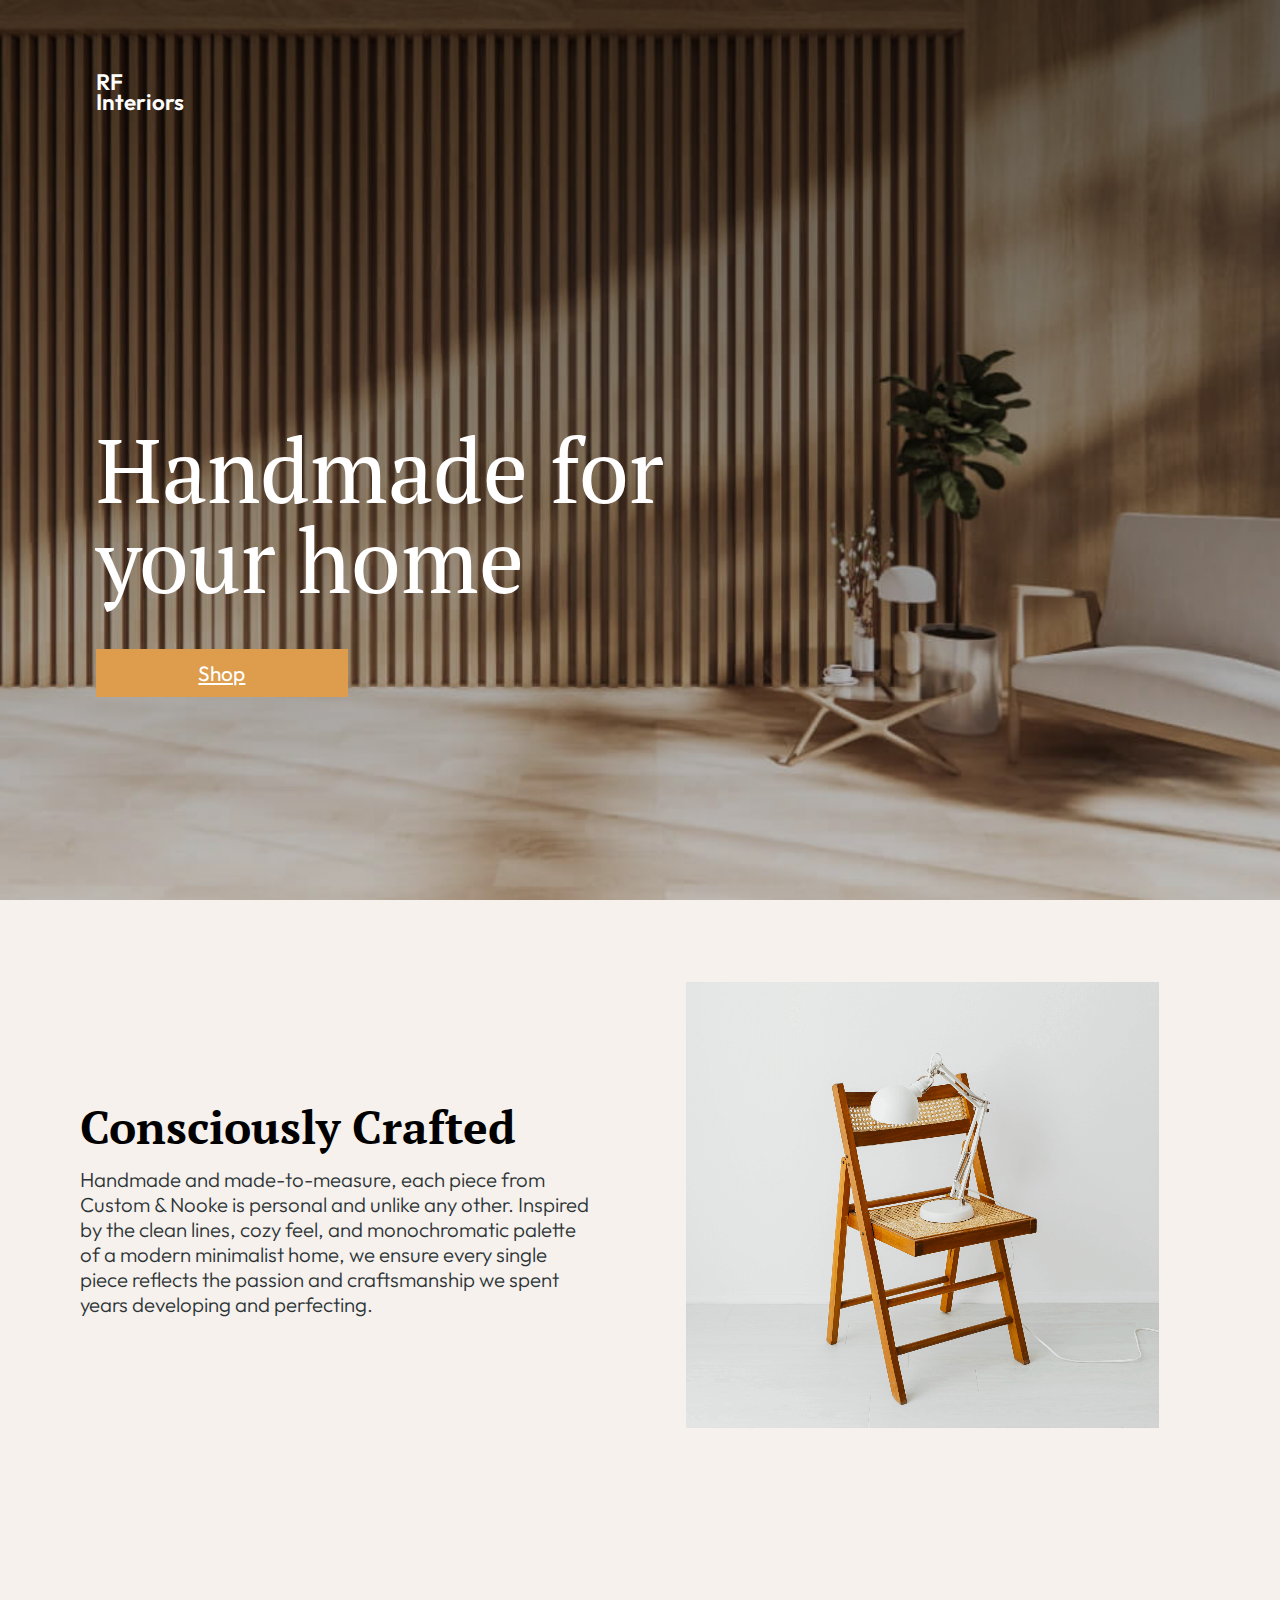
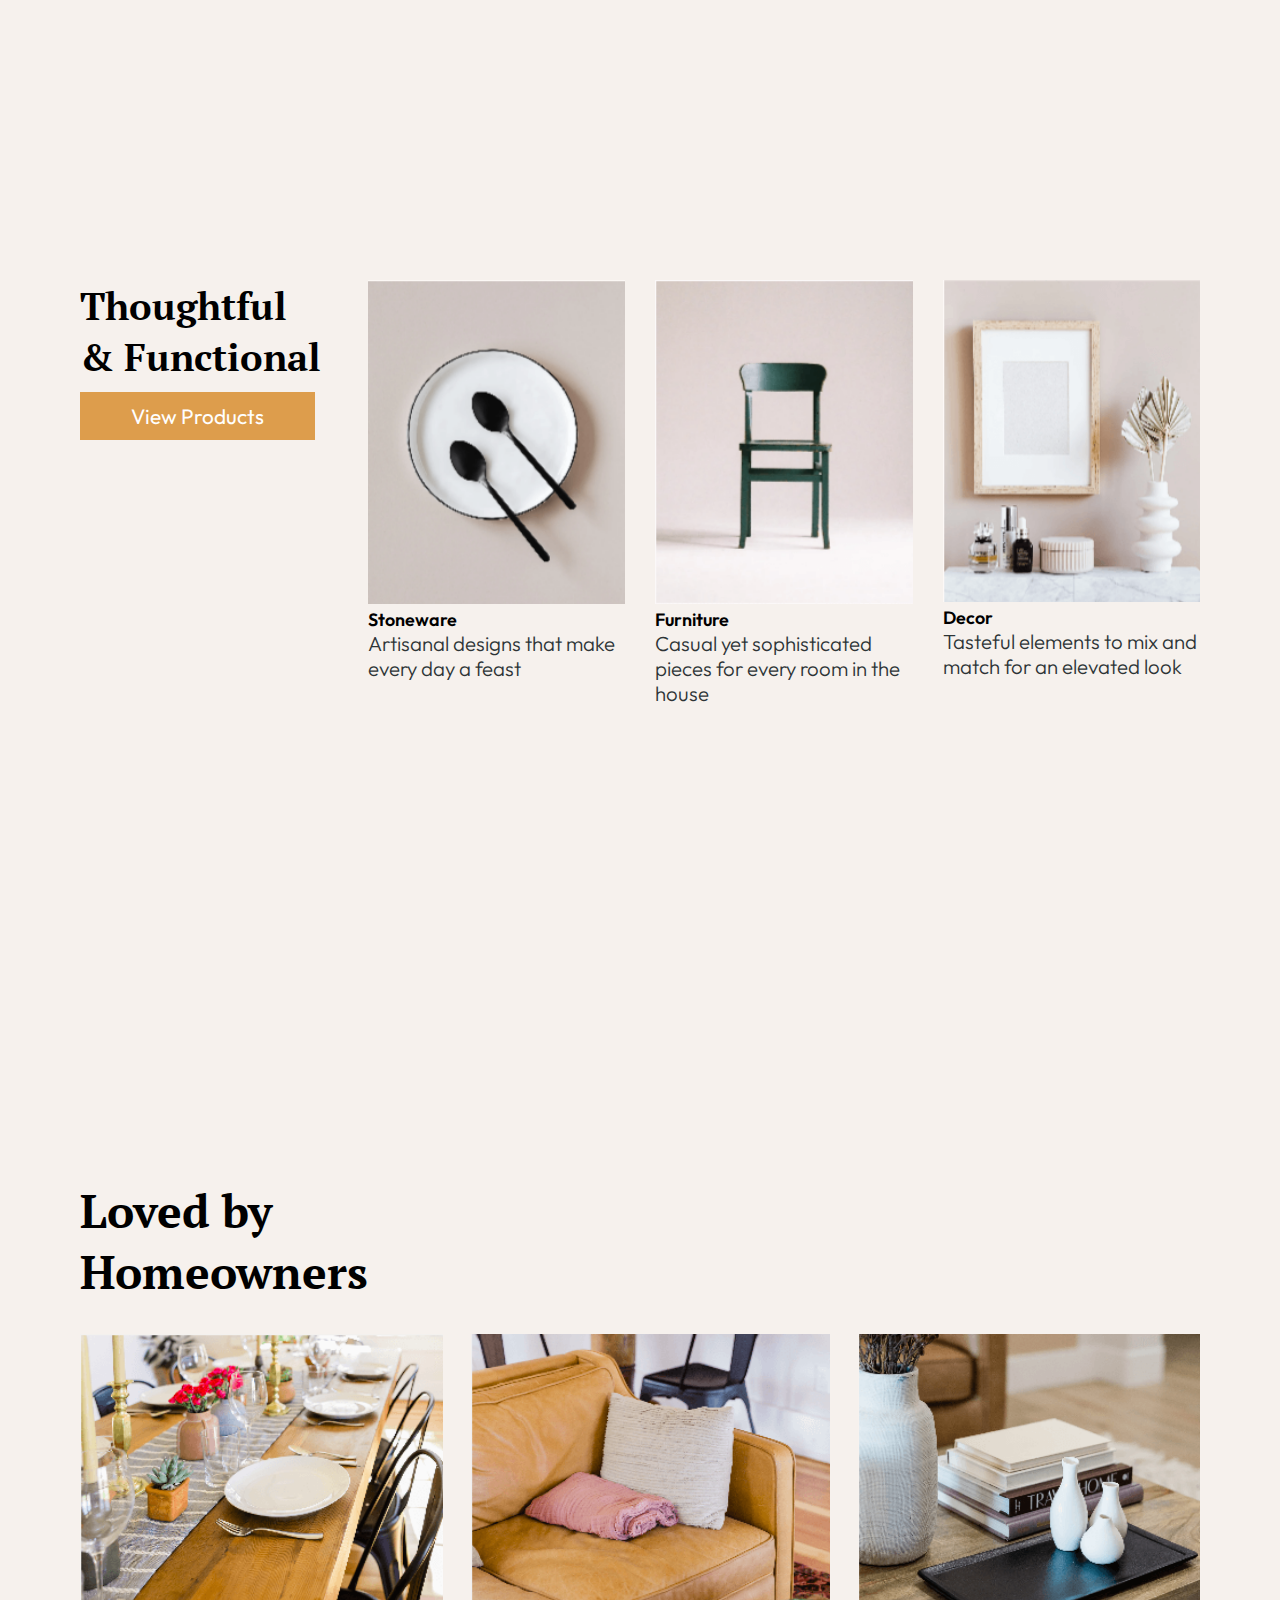
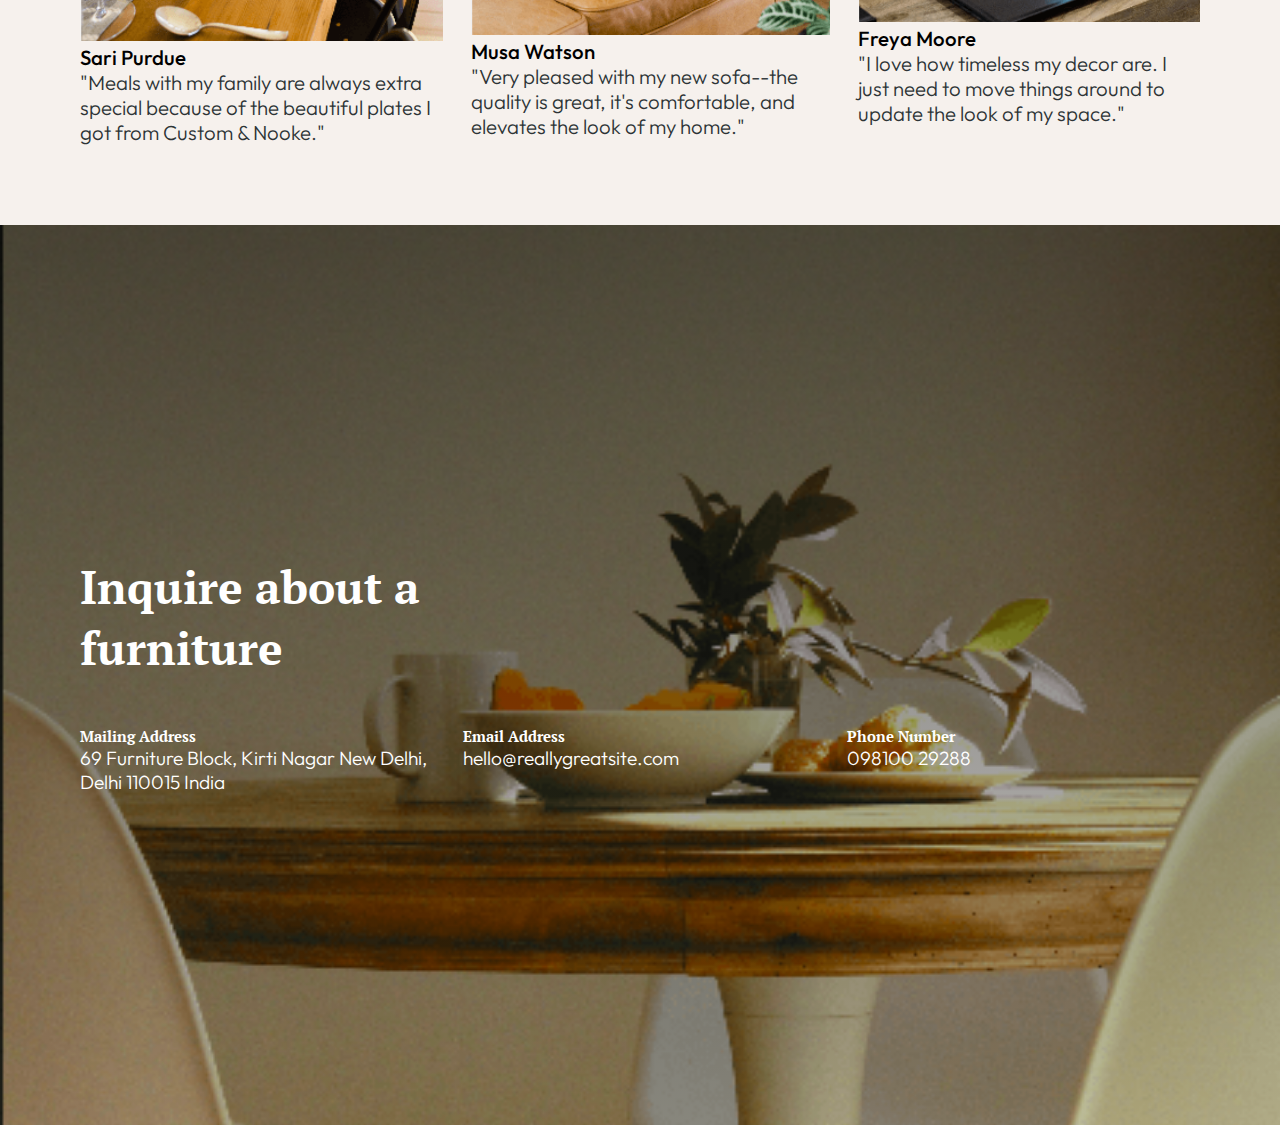
<file: index.html>
<!DOCTYPE html>
<html lang="en">
<head>
	<meta charset="UTF-8">
	<meta name="viewport" content="width=device-width, initial-scale=1.0">
	<title>Furniture Store</title>

	<!-- External link -->
	<link rel="stylesheet" href="style.css">
</head>
<body>
	<!-- Header starts from here -->
	<section class="header">
		<div class="container">
			<div class="logo">RF <br>Interiors</div>

			<div class="hero-content">
				<h2 class="main-heading">
					Handmade for <br>your home
				</h2>

				<button class="btn"><a href="shop.html" class="btn">Shop</a></button>
			</div>
		</div>
	</section>
	<!-- Header ends from here -->

	<!-- Craft section start -->
	<section class="craft">
		<div class="container">
			<div class="row">
				<div class="col">
					<h2 class="heading">
						Consciously Crafted
					</h2>
					<p class="para-line">
						Handmade and made-to-measure, each piece from Custom & Nooke is personal and unlike any other. Inspired by the clean lines, cozy feel, and monochromatic palette of a modern minimalist home, we ensure every single piece reflects the passion and craftsmanship we spent years developing and perfecting.
					</p>
				</div>
				<div class="col">
					<img src="img/crafted-chair.png" alt="crafted chair" class="crafted-img">
				</div>
			</div>
		</div>
	</section>
	<!-- Craft section ends -->


	<!-- products section start -->
	<section class="products">
		<div class="container">
			<div class="row">
				<div class="col">
					<h2 class="heading">
						Thoughtful <br>& Functional
					</h2>

					<button class="btn">View Products</button>
				</div>

				<div class="col">
					<div class="product">
						<img src="img/product-img-1.png" alt="" class="product-img">
						<h5 class="name">Stoneware</h5>
						<p class="para-line">
							Artisanal designs that make every day a feast
						</p>
					</div>
				</div>
				<div class="col">
					<div class="product">
						<img src="img/product-img-2.png" alt="" class="product-img">
						<h5 class="name">Furniture</h5>
						<p class="para-line">
							Casual yet sophisticated pieces for every room in the house
						</p>
					</div>
				</div>
				<div class="col">
					<div class="product">
						<img src="img/product-img-3.png" alt="" class="product-img">
						<h5 class="name">Decor</h5>
						<p class="para-line">
							Tasteful elements to mix and match for an elevated look
						</p>
					</div>
				</div>
			</div>
		</div>
	</section>
	<!-- products section ends -->

	<!-- Portfolio section start -->
	<section class="portfolios">
		<div class="container">
			<h2 class="heading">
				Loved by <br>Homeowners
			</h2>

			<div class="row">
				<div class="col">
					<div class="portfolio">
						<img src="img/portfolio-img-1.png" alt="" class="portfolio-img">
						<h5 class="name">Sari Purdue</h5>
						<p class="para-line description">
							"Meals with my family are always extra special because of the beautiful plates I got from Custom & Nooke."
						</p>
					</div>
				</div>
				<div class="col">
					<div class="portfolio">
						<img src="img/portfolio-img-2.png" alt="" class="portfolio-img">
						<h5 class="name">Musa Watson</h5>
						<p class="para-line description">
							"Very pleased with my new sofa--the quality is great, it's comfortable, and elevates the look of my home."
						</p>
					</div>
				</div>
				<div class="col">
					<div class="portfolio">
						<img src="img/portfolio-img-3.png" alt="" class="portfolio-img">
						<h5 class="name">Freya Moore</h5>
						<p class="para-line description">
							"I love how timeless my decor are. I just need to move things around to update the look of my space."
						</p>
					</div>
				</div>
			</div>
		</div>
	</section>
	<!-- Portfolio section ends -->

	<!-- footer section start -->
	<section class="footer">
		<div class="container">
			<h2 class="heading">Inquire about a <br>furniture</h2>

			<div class="row">
				<div class="col">
					<h4 class="footer-heading">
						Mailing Address
					</h4>
					<p class="para-line white">
						69
						Furniture Block, Kirti Nagar
						New Delhi, Delhi 110015
						India
					</p>
				</div>
				<div class="col">
					<h4 class="footer-heading">
						Email Address
					</h4>
					<p class="para-line white">
						hello@reallygreatsite.com
					</p>
				</div>
				<div class="col">
					<h4 class="footer-heading">
						Phone Number
					</h4>
					<p class="para-line white">
						098100 29288
					</p>
				</div>
			</div>
		</div>
	</section>
	<!-- footer section ends -->
</body>
</html>


<!-- Inspiration -->
<!-- https://www.canva.com/design/DAE1r791Y1k/hFofAlkW4lPyYTg3UJPBBg/view?utm_content=DAE1r791Y1k&utm_campaign=designshare&utm_medium=link&utm_source=publishsharelink#1 -->
</file>
<file: style.css>
/*-------------- Google fonts ---------------*/
@import url('https://fonts.googleapis.com/css2?family=Outfit:wght@100;200;300;400;500;600;700;800;900&family=PT+Serif:wght@400;700&display=swap');

:root
{
    /*-------- font-family --------*/
    --heading-font: 'PT Serif', serif;
    --para-font: 'Outfit', sans-serif;

    /*-------- Colors ----------*/
    --primary-color: #dd9d4c;            /*-- Light brown color ---*/
    --secondary-color: #2d3436;          /*-- light black color --*/
    --body-color: #f6f1ed;               /*-- Extra light pink color --*/
    --white-color: #ffffff;
}

*
{
    margin: 0;
    padding: 0;
    box-sizing: border-box;
}

html
{
    font-size: 16px;
}

body
{
    background-color: var(--body-color);
}

img
{
    max-width: 100%;
    height: auto;
}

.heading
{
    font-size: 8.5vw;
    font-family: var(--heading-font);
    margin-bottom: 10px;
}

.para-line
{
    color: var(--secondary-color);
    font-size: 5.5vw;
    font-weight: 300;
    font-family: var(--para-font);
}

.btn
{
    color: #ffffff;
    background-color: var(--primary-color);
    font-family: var(--para-font);
    font-size: 1.3rem;
    border: none;
    outline: none;
    padding: .7rem 3.2rem;
    width: max-content;
    cursor: pointer;
    transition: .3s;
}

.btn:hover
{
    transform: translate(10px);
}

/*----------- Header styling start ------------*/
.header
{
    height: 100vh;
    background-image: linear-gradient( rgba(0, 0, 0, 0.6), rgba(7, 4, 0, 0.2) ),url(img/furniture-hero-bg.jpg);
    background-size: cover;
    background-position: center top;
    background-repeat: no-repeat;
}

.header .container
{
    padding: 2rem 1rem;
}

.logo
{
    color: var(--white-color);
    font-size: 1rem;
    font-family: var(--para-font);
    font-weight: 600;
}

.hero-content
{
    width: 100%;
    height: 65vh;
    display: flex;
    flex-direction: column;
    justify-content: flex-end;
}

.hero-content .main-heading
{
    color: var(--white-color);
    font-size: 13vw;
    font-weight: 300;
    line-height: 1;
    font-family: var(--heading-font);
    margin-bottom: 2.8rem;
}
/*----------- Header styling ends ------------*/


/*------------ Crafted section styling start --------------*/
.craft .container
{
    padding: 3rem 1rem;
}

.craft .container .row
{
    display: flex;
    flex-direction: column-reverse;
    gap: 20px;
}
/*------------ Crafted section styling end --------------*/


/*------------ products section styling start -------------*/
.products .container
{
    padding: 3rem 1rem;
}

.products .container .row
{
    display: flex;
    flex-direction: column-reverse;
    gap: 40px;
}

.products .container .row .col
{
    width: 100%;
}

.product .product-img, 
.product .name
{
    cursor: pointer;
}

.product .product-img
{
    width: 100%;
}

.product .name
{
    font-size: 7vw;
    font-family: var(--para-font);
    font-weight: 600;
}
/*------------ products section styling end -------------*/


/*------------ Portfolio section styling start ----------*/
.portfolios .container
{
    padding: 3rem 1rem;
}

.portfolios .container .row
{
    display: flex;
    flex-direction: column;
    align-items: center;
    gap: 30px;
}

.portfolios .name
{
    font-size: 6vw;
    font-weight: 500;
    font-family: var(--para-font);
}
/*------------ Portfolio section styling end ----------*/


/*------------ Footer section styling start ----------*/
.footer
{
    background-image: linear-gradient( rgba(0, 0, 0, 0.6), rgba(7, 4, 0, 0.2) ),url(img/footer-bg-1.png);
    background-size: cover;
    background-repeat: no-repeat;
    background-position: top center;
    display: flex;
    justify-content: center;
    align-items: center;
}

.footer .container
{
    padding: 6rem 1rem;
}

.footer .container .heading
{
    color: #fff;
}

.footer .container .row
{
    margin-top: 3rem;
    display: flex;
    flex-direction: column;
    align-items: center;
    gap: 30px;
}

.footer .container .row .col
{
    width: 100%;
}

.footer-heading
{
    color: #fff;
    font-size: 6vw;
    font-family: var(--heading-font);
}

.white
{
    color: #ffffff;
}
/*------------ Footer section styling end ----------*/





/*----------------------------------------------------------*/
/*-------------------- Desktop size styling ----------------*/
/*----------------------------------------------------------*/
@media screen and (min-width: 768px)
{
    .heading
    {
        font-size: 3.6vw;
    }

    .para-line
    {
        font-size: 1.6vw;
        font-weight: 300;
        font-family: var(--para-font);
    }

    /*------ header styling start -------*/
    .header .container
    {
        padding: 4.5rem 6rem;
    }

    .logo
    {
        font-size: 1.4rem;
        line-height: 0.9;
    }

    .hero-content .main-heading
    {
        font-size: 7vw;
    }
    /*------ header styling end -------*/


    /*------ craft styling start -------*/
    .craft
    {
        height: 100vh;
    }

    .craft .container
    {
        padding: 5rem;
    }

    .craft .container .row
    {
        flex-direction: row;
        justify-content: space-around;
        align-items: center;
        gap: 5.5rem;
    }

    .craft .container .row .col
    {
        width: 100%;
    }
    /*------ craft styling end -------*/


    /*------ products styling start -------*/
    .products
    {
        height: 100vh;
    }

    .products .container
    {
        padding: 5rem;
    }

    .products .container .row
    {
        display: flex;
        flex-direction: row;
        justify-content: flex-start;
        gap: 30px;
    }

    .products .container .row .col .heading
    {
        font-size: 3vw;
    }

    .product
    {
        transition: .5s;
    }

    .product:hover
    {
        transform: translateY(-10px);
    }

    .product .name
    {
        font-size: 1.4vw;
    }
    /*------ products styling end -------*/


    /*------ Portfolio styling start --------*/
    .portfolios .container
    {
        padding: 5rem;
    }

    .portfolios .container .row
    {
        margin-top: 2rem;
        flex-direction: row;
        align-items: flex-start;
        gap: 28px;
    }

    .portfolios .name
    {
        font-size: 1.6vw;
    }

    .portfolio-img
    {
        width: 100%;
    }
    /*------ Portfolio styling end --------*/


    /*------ Footer styling start ---------- */
    .footer
    {
        height: 100vh;
        background-position: center center;
    }

    .footer .container
    {        
        padding: 5rem;
        width: 100%;
    }

    .footer .container .row
    {
        flex-direction: row;
        justify-content: space-between;
        align-items: flex-start;
    }

    .footer-heading
    {
        font-size: 1.2vw;
    }

    .white
    {
        font-size: 1.5vw;
    }
    /*------ Footer styling end ---------- */
}
</file>
